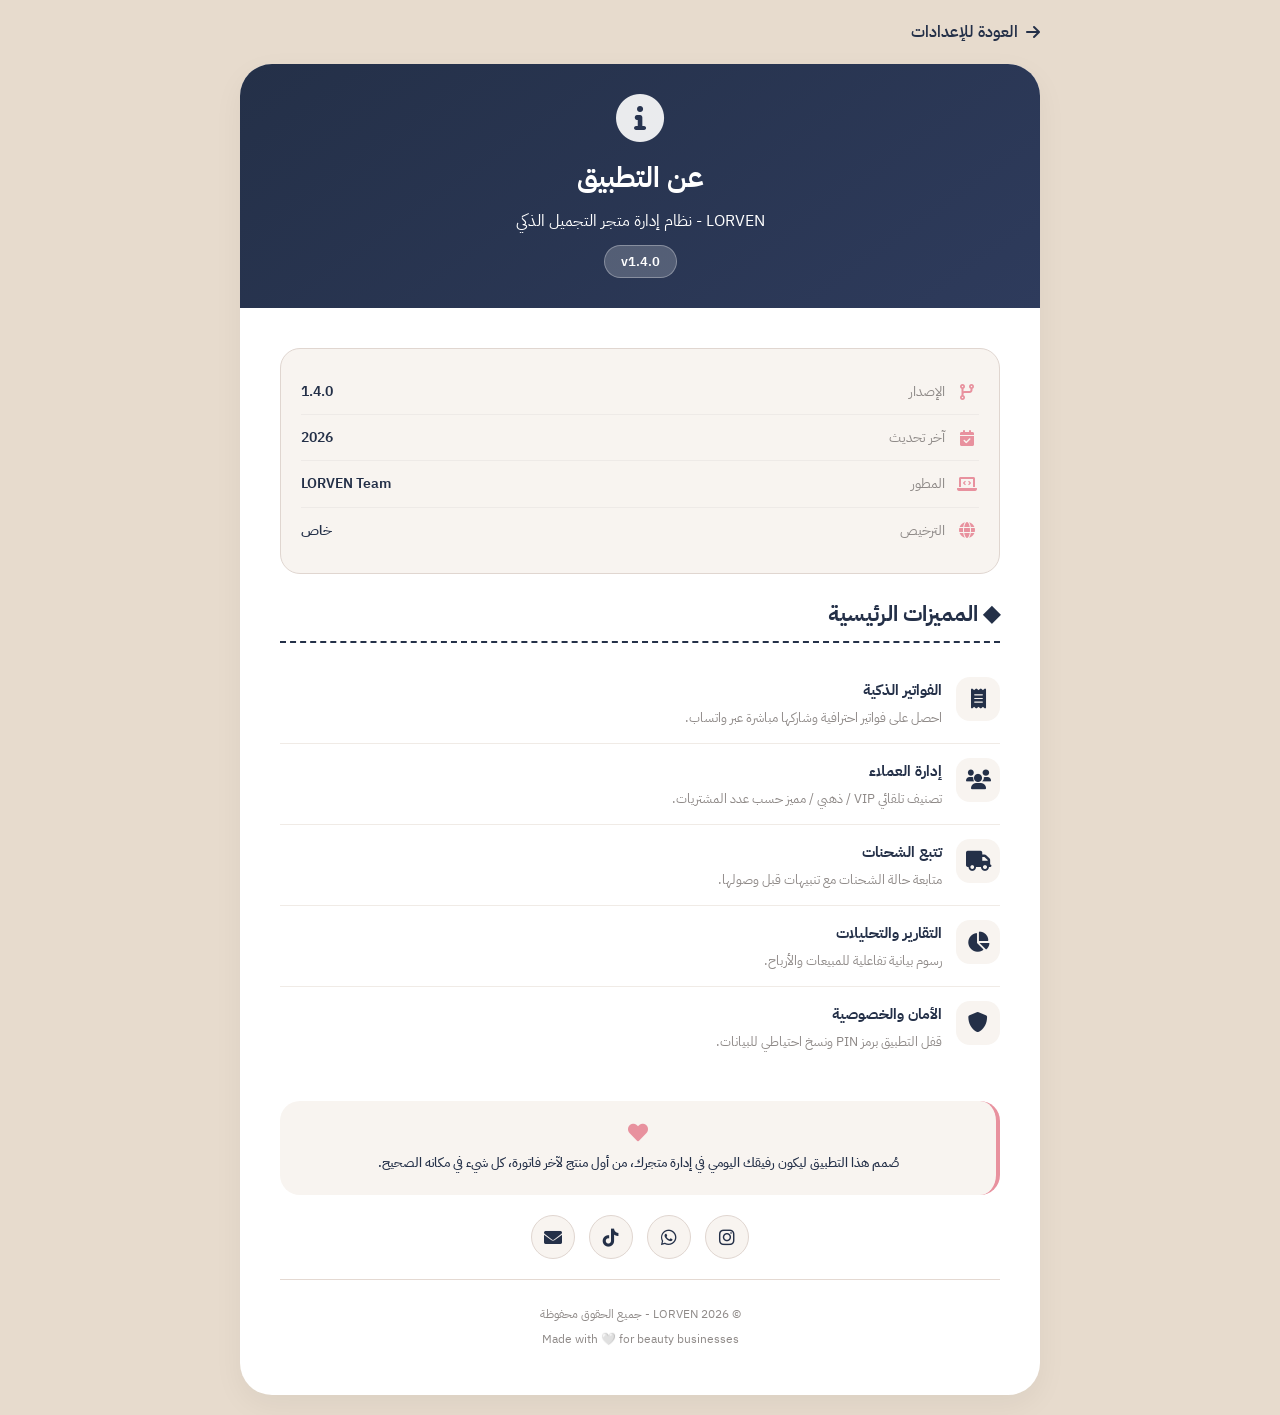
<file: about.html>
<!DOCTYPE html>
<html lang="ar" dir="rtl">
<head>
    <meta charset="UTF-8">
    <meta name="viewport" content="width=device-width, initial-scale=1.0">
    <title>عن التطبيق - LORVEN</title>
    <link rel="preconnect" href="https://fonts.googleapis.com">
    <link rel="preconnect" href="https://fonts.gstatic.com" crossorigin>
    <link href="https://fonts.googleapis.com/css2?family=IBM+Plex+Sans+Arabic:wght@300;400;500;600;700&display=swap" rel="stylesheet">
    <link rel="stylesheet" href="css/all.min.css">
    <style>
        * { margin: 0; padding: 0; box-sizing: border-box; }
        body {
            font-family: 'IBM Plex Sans Arabic', sans-serif;
            background: #E7DBCD;
            color: #121A2B;
            padding: 20px;
        }
        .page-container {
            max-width: 800px;
            margin: 0 auto;
            background: white;
            border-radius: 32px;
            box-shadow: 0 10px 30px rgba(0,0,0,0.05);
            overflow: hidden;
        }
        .page-header {
            background: linear-gradient(145deg, #243048, #2e3b5c);
            padding: 30px;
            text-align: center;
            color: white;
        }
        .page-header h1 { font-size: 28px; margin-bottom: 10px; }
        .page-header i { font-size: 48px; margin-bottom: 15px; opacity: 0.9; }
        .page-content { padding: 40px; line-height: 1.8; }
        .section { margin-bottom: 35px; }
        .section h2 {
            color: #243048;
            font-size: 22px;
            margin-bottom: 15px;
            padding-bottom: 8px;
            border-bottom: 2px dashed #243048;
        }
        .info-card {
            background: #F8F4F0;
            border-radius: 20px;
            padding: 20px;
            margin-bottom: 20px;
            border: 1px solid #E0D6D0;
        }
        .info-row {
            display: flex;
            justify-content: space-between;
            align-items: center;
            padding: 10px 0;
            border-bottom: 1px solid rgba(0,0,0,0.04);
        }
        .info-row:last-child { border-bottom: none; }
        .info-label { font-size: 14px; color: #8F8A88; display: flex; align-items: center; gap: 10px; }
        .info-label i { width: 24px; color: #e8919e; font-size: 16px; text-align: center; }
        .info-value { font-size: 14px; font-weight: 600; color: #243048; }
        .feature-list { margin: 20px 0; }
        .feature-item {
            display: flex;
            align-items: flex-start;
            gap: 14px;
            padding: 14px 0;
            border-bottom: 1px solid #f0ebe6;
        }
        .feature-item:last-child { border-bottom: none; }
        .feature-icon {
            width: 44px; height: 44px;
            border-radius: 14px;
            background: #F8F4F0;
            display: flex;
            align-items: center;
            justify-content: center;
            font-size: 20px;
            color: #243048;
            flex-shrink: 0;
        }
        .feature-text h4 { font-size: 15px; font-weight: 700; color: #243048; margin-bottom: 4px; }
        .feature-text p { font-size: 13px; color: #8F8A88; line-height: 1.6; }
        .quote-box {
            background: #F8F4F0;
            border-radius: 20px;
            padding: 20px;
            text-align: center;
            margin: 20px 0;
            border-right: 4px solid #e8919e;
        }
        .quote-box i { color: #e8919e; font-size: 20px; margin-bottom: 8px; }
        .quote-box p { font-size: 13px; color: #243048; font-weight: 500; line-height: 1.8; }
        .social-links {
            display: flex;
            justify-content: center;
            gap: 14px;
            margin-bottom: 20px;
            flex-wrap: wrap;
        }
        .social-link {
            width: 44px; height: 44px;
            border-radius: 50%;
            background: #F8F4F0;
            border: 1px solid #E0D6D0;
            color: #243048;
            display: flex;
            align-items: center;
            justify-content: center;
            font-size: 18px;
            text-decoration: none;
            transition: all 0.3s;
        }
        .social-link:hover {
            background: #243048;
            color: white;
            border-color: #243048;
            transform: translateY(-3px);
            box-shadow: 0 6px 16px rgba(0,0,0,0.15);
        }
        .version-badge {
            display: inline-block;
            background: rgba(255,255,255,0.2);
            color: white;
            padding: 6px 16px;
            border-radius: 25px;
            font-size: 13px;
            font-weight: 600;
            margin-top: 12px;
            border: 1px solid rgba(255,255,255,0.3);
        }
        .footer {
            text-align: center;
            padding-top: 20px;
            border-top: 1px solid #E4D9D2;
            margin-top: 20px;
        }
        .footer p { font-size: 12px; color: #8F8A88; margin: 4px 0; }
        .back-btn {
            display: inline-flex;
            align-items: center;
            gap: 8px;
            color: #243048;
            text-decoration: none;
            font-weight: 600;
            margin-bottom: 20px;
            transition: transform 0.2s;
        }
        .back-btn:hover { transform: translateX(-5px); }
        @media (max-width: 600px) { .page-content { padding: 25px; } }
    </style>
</head>
<body>
    <div style="max-width: 800px; margin: 0 auto;">
        <a href="#" onclick="history.back(); return false;" class="back-btn">
            <i class="fas fa-arrow-right"></i> العودة للإعدادات
        </a>
        <div class="page-container">
            <div class="page-header">
                <i class="fas fa-info-circle"></i>
                <h1>عن التطبيق</h1>
                <p>LORVEN - نظام إدارة متجر التجميل الذكي</p>
                <div class="version-badge" id="appVersion"></div>
            </div>
            <div class="page-content">
                <div class="info-card">
                    <div class="info-row">
                        <span class="info-label"><i class="fas fa-code-branch"></i> الإصدار</span>
                        <span class="info-value" id="infoVersion"></span>
                    </div>
                    <div class="info-row">
                        <span class="info-label"><i class="fas fa-calendar-check"></i> آخر تحديث</span>
                        <span class="info-value" id="infoDate"></span>
                    </div>
                    <div class="info-row">
                        <span class="info-label"><i class="fas fa-laptop-code"></i> المطور</span>
                        <span class="info-value">LORVEN Team</span>
                    </div>
                    <div class="info-row">
                        <span class="info-label"><i class="fas fa-globe"></i> الترخيص</span>
                        <span class="info-value">خاص</span>
                    </div>
                </div>
                <div class="section">
                    <h2>◆ المميزات الرئيسية</h2>
                    <div class="feature-list">
                        <div class="feature-item">
                            <div class="feature-icon"><i class="fas fa-receipt"></i></div>
                            <div class="feature-text">
                                <h4>الفواتير الذكية</h4>
                                <p>احصل على فواتير احترافية وشاركها مباشرة عبر واتساب.</p>
                            </div>
                        </div>
                        <div class="feature-item">
                            <div class="feature-icon"><i class="fas fa-users"></i></div>
                            <div class="feature-text">
                                <h4>إدارة العملاء</h4>
                                <p>تصنيف تلقائي VIP / ذهبي / مميز حسب عدد المشتريات.</p>
                            </div>
                        </div>
                        <div class="feature-item">
                            <div class="feature-icon"><i class="fas fa-truck"></i></div>
                            <div class="feature-text">
                                <h4>تتبع الشحنات</h4>
                                <p>متابعة حالة الشحنات مع تنبيهات قبل وصولها.</p>
                            </div>
                        </div>
                        <div class="feature-item">
                            <div class="feature-icon"><i class="fas fa-chart-pie"></i></div>
                            <div class="feature-text">
                                <h4>التقارير والتحليلات</h4>
                                <p>رسوم بيانية تفاعلية للمبيعات والأرباح.</p>
                            </div>
                        </div>
                        <div class="feature-item">
                            <div class="feature-icon"><i class="fas fa-shield-alt"></i></div>
                            <div class="feature-text">
                                <h4>الأمان والخصوصية</h4>
                                <p>قفل التطبيق برمز PIN ونسخ احتياطي للبيانات.</p>
                            </div>
                        </div>
                    </div>
                </div>
                <div class="quote-box">
                    <i class="fas fa-heart"></i>
                    <p>صُمم هذا التطبيق ليكون رفيقك اليومي في إدارة متجرك، من أول منتج لآخر فاتورة، كل شيء في مكانه الصحيح.</p>
                </div>
                <div class="social-links">
                    <a href="https://instagram.com/lorven_26" target="_blank" class="social-link"><i class="fab fa-instagram"></i></a>
                    <a href="https://wa.me/967778051888" target="_blank" class="social-link"><i class="fab fa-whatsapp"></i></a>
                    <a href="https://tiktok.com/@lorven_26" target="_blank" class="social-link"><i class="fab fa-tiktok"></i></a>
                    <a href="mailto:support@lorvenye.com" class="social-link"><i class="fas fa-envelope"></i></a>
                </div>
                <div class="footer">
                    <p id="footerText"></p>
                    <p>Made with 🤍 for beauty businesses</p>
                </div>
            </div>
        </div>
    </div>
    <script src="js/core/state.js"></script>
    <script>
        document.getElementById('appVersion').textContent = 'v' + APP_VERSION;
        document.getElementById('infoVersion').textContent = APP_VERSION;
        document.getElementById('infoDate').textContent = new Date().getFullYear();
        document.getElementById('footerText').textContent = '© ' + new Date().getFullYear() + ' LORVEN - جميع الحقوق محفوظة';
    </script>
</body>
</html>
</file>
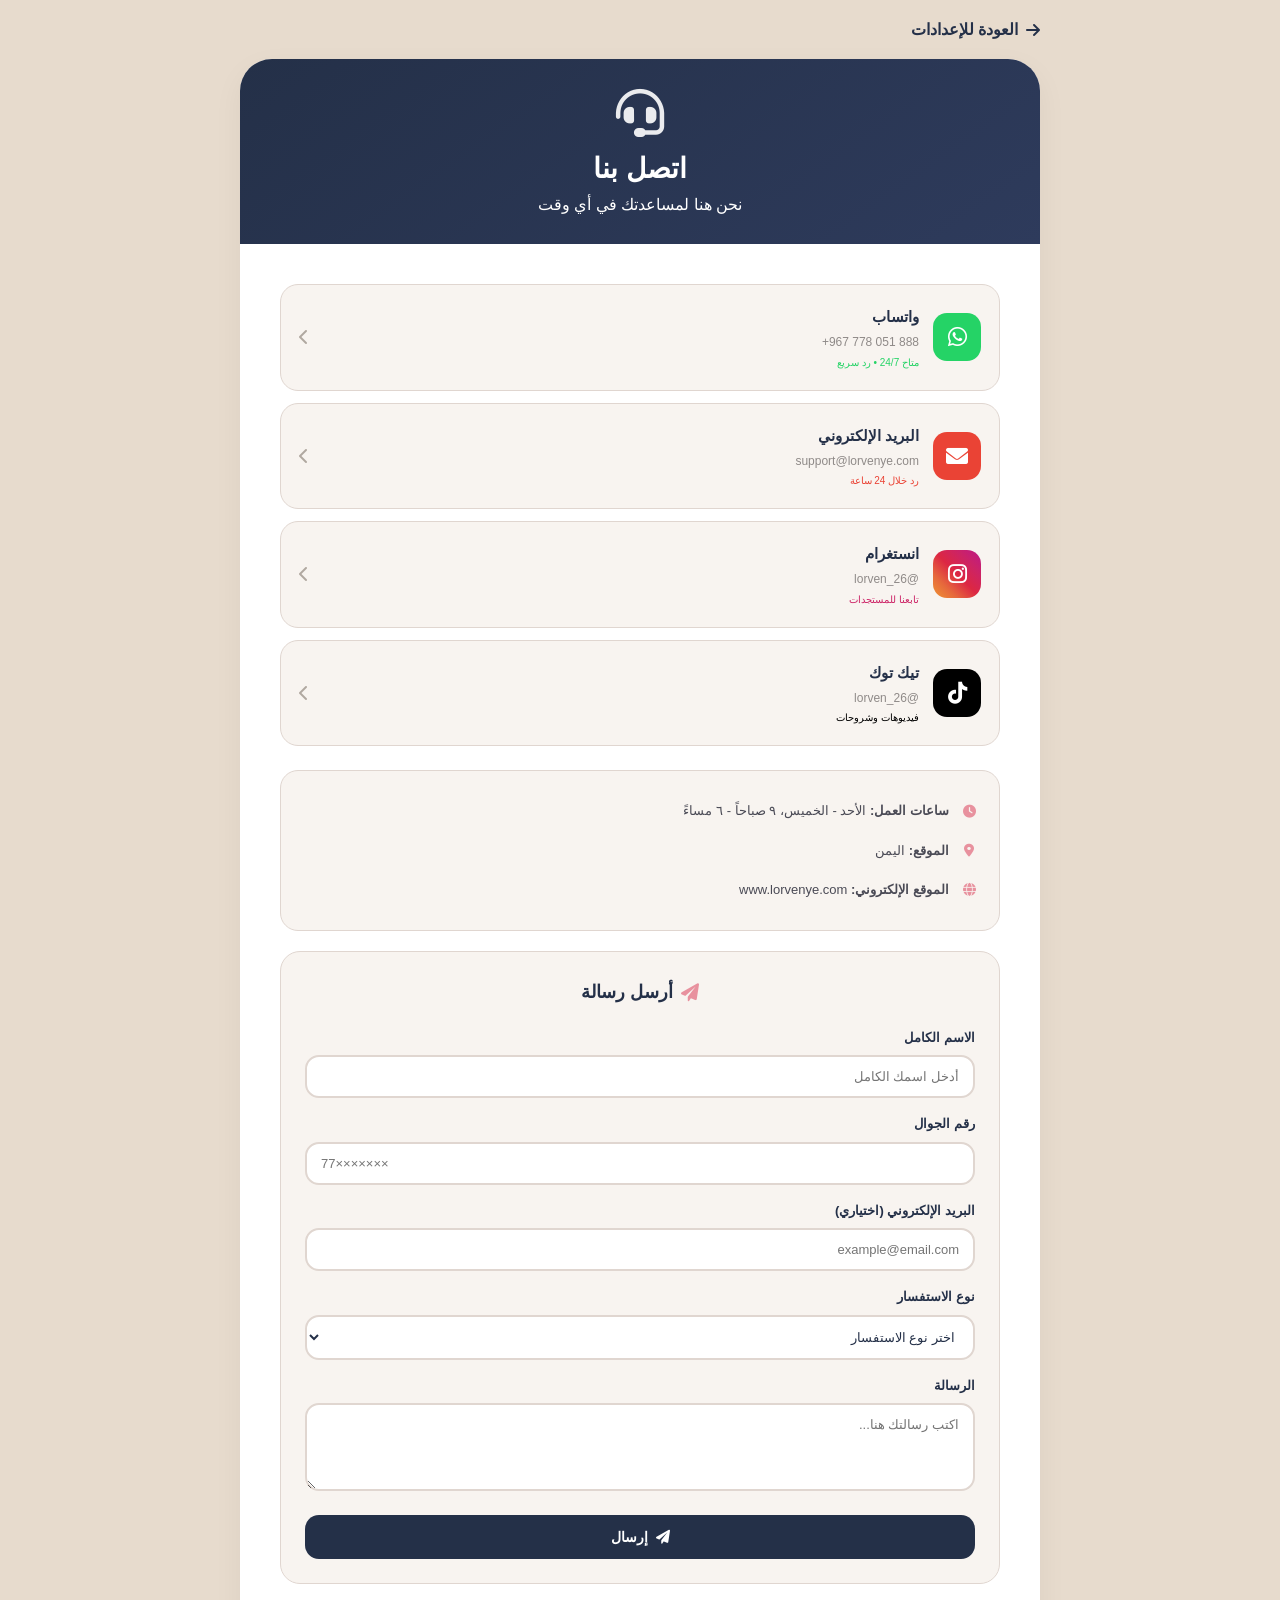
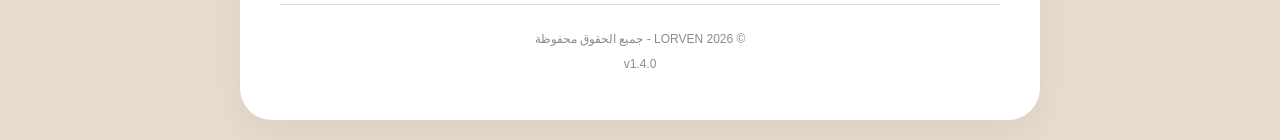
<file: contact.html>
<!DOCTYPE html>
<html lang="ar" dir="rtl">
<head>
    <meta charset="UTF-8">
    <meta name="viewport" content="width=device-width, initial-scale=1.0">
    <title>اتصل بنا - LORVEN</title>
    <link rel="stylesheet" href="css/all.min.css">
    <style>
        :root {
            --bg: #E7DBCD;
            --surface: #FFFFFF;
            --text: #121A2B;
            --text-soft: #8F8A88;
            --text-light: #B0A8A0;
            --border: #E0D6D0;
            --accent: #e8919e;
            --gold: #c8a84e;
            --gradient: linear-gradient(135deg, #243048, #3A4A66);
        }
        
        * {
            margin: 0;
            padding: 0;
            box-sizing: border-box;
        }
        

    <link rel="preconnect" href="https://fonts.googleapis.com">
    <link rel="preconnect" href="https://fonts.gstatic.com" crossorigin>
    <link href="https://fonts.googleapis.com/css2?family=IBM+Plex+Sans+Arabic:wght@300;400;500;600;700&display=swap" rel="stylesheet">
    <link rel="stylesheet" href="css/all.min.css">
    <style>
        * { margin: 0; padding: 0; box-sizing: border-box; }
        body {
            font-family: 'IBM Plex Sans Arabic', sans-serif;
            background: #E7DBCD;
            color: #121A2B;
            padding: 20px;
        }
        .page-container {
            max-width: 800px;
            margin: 0 auto;
            background: white;
            border-radius: 32px;
            box-shadow: 0 10px 30px rgba(0,0,0,0.05);
            overflow: hidden;
        }
        .page-header {
            background: linear-gradient(145deg, #243048, #2e3b5c);
            padding: 30px;
            text-align: center;
            color: white;
        }
        .page-header h1 { font-size: 28px; margin-bottom: 10px; }
        .page-header i { font-size: 48px; margin-bottom: 15px; opacity: 0.9; }
        .page-content { padding: 40px; line-height: 1.8; }
        .contact-methods {
            display: flex;
            flex-direction: column;
            gap: 12px;
            margin-bottom: 24px;
        }
        .contact-card {
            background: #F8F4F0;
            border-radius: 18px;
            padding: 18px;
            display: flex;
            align-items: center;
            gap: 14px;
            text-decoration: none;
            color: #243048;
            transition: all 0.3s;
            cursor: pointer;
            border: 1px solid #E0D6D0;
        }
        .contact-card:hover {
            transform: translateX(-4px);
            box-shadow: 0 8px 24px rgba(0,0,0,0.1);
        }
        .contact-icon {
            width: 48px; height: 48px;
            border-radius: 14px;
            display: flex;
            align-items: center;
            justify-content: center;
            font-size: 22px;
            flex-shrink: 0;
            color: white;
        }
        .icon-wa { background: #25D366; }
        .icon-email { background: #EA4335; }
        .icon-ig { background: linear-gradient(45deg, #f09433, #e6683c, #dc2743, #cc2366, #bc1888); }
        .icon-tt { background: #000000; }
        .contact-info h4 { font-size: 15px; font-weight: 700; margin-bottom: 2px; }
        .contact-info p { font-size: 12px; color: #8F8A88; }
        .form-card {
            background: #F8F4F0;
            border-radius: 20px;
            padding: 24px;
            border: 1px solid #E0D6D0;
            margin-bottom: 20px;
        }
        .form-card h3 {
            font-size: 18px;
            font-weight: 700;
            color: #243048;
            margin-bottom: 18px;
            text-align: center;
            display: flex;
            align-items: center;
            justify-content: center;
            gap: 8px;
        }
        .form-group { margin-bottom: 14px; }
        .form-group label {
            display: block;
            font-size: 13px;
            font-weight: 600;
            color: #243048;
            margin-bottom: 6px;
        }
        .form-group input,
        .form-group textarea,
        .form-group select {
            width: 100%;
            padding: 12px 14px;
            border: 2px solid #E0D6D0;
            border-radius: 14px;
            font-family: inherit;
            font-size: 13px;
            color: #243048;
            background: white;
            outline: none;
            transition: all 0.3s;
            resize: vertical;
        }
        .form-group input:focus,
        .form-group textarea:focus,
        .form-group select:focus {
            border-color: #e8919e;
            box-shadow: 0 0 0 4px rgba(232,145,158,0.08);
        }
        .submit-btn {
            width: 100%;
            padding: 14px;
            background: #243048;
            color: white;
            border: none;
            border-radius: 14px;
            font-family: inherit;
            font-size: 14px;
            font-weight: 600;
            cursor: pointer;
            transition: all 0.3s;
            display: flex;
            align-items: center;
            justify-content: center;
            gap: 8px;
        }
        .submit-btn:hover {
            background: #e8919e;
            transform: translateY(-2px);
            box-shadow: 0 8px 20px rgba(232,145,158,0.3);
        }
        .success-message {
            display: none;
            text-align: center;
            padding: 20px;
            background: #e8f5e9;
            border-radius: 16px;
            margin-bottom: 16px;
            color: #2e7d32;
            font-size: 14px;
            font-weight: 600;
        }
        .success-message i { font-size: 44px; display: block; margin-bottom: 10px; }
        .info-box {
            background: #F8F4F0;
            border-radius: 18px;
            padding: 20px;
            border: 1px solid #E0D6D0;
            margin-bottom: 20px;
        }
        .info-row {
            display: flex;
            align-items: center;
            gap: 10px;
            padding: 8px 0;
            font-size: 13px;
            color: #4A4A55;
        }
        .info-row i { width: 20px; color: #e8919e; text-align: center; }
        .footer {
            text-align: center;
            padding-top: 20px;
            border-top: 1px solid #E4D9D2;
        }
        .footer p { font-size: 12px; color: #8F8A88; margin: 4px 0; }
        .back-btn {
            display: inline-flex;
            align-items: center;
            gap: 8px;
            color: #243048;
            text-decoration: none;
            font-weight: 600;
            margin-bottom: 20px;
            transition: transform 0.2s;
        }
        .back-btn:hover { transform: translateX(-5px); }
        @media (max-width: 600px) { .page-content { padding: 25px; } }
    </style>
</head>
<body>
    <div style="max-width: 800px; margin: 0 auto;">
        <a href="#" onclick="history.back(); return false;" class="back-btn">
            <i class="fas fa-arrow-right"></i> العودة للإعدادات
        </a>
        <div class="page-container">
            <div class="page-header">
                <i class="fas fa-headset"></i>
                <h1>اتصل بنا</h1>
                <p>نحن هنا لمساعدتك في أي وقت</p>
            </div>
            <div class="page-content">
                <div class="contact-methods">
                    <a href="https://wa.me/967778051888" target="_blank" class="contact-card">
                        <div class="contact-icon icon-wa"><i class="fab fa-whatsapp"></i></div>
                        <div class="contact-info">
                            <h4>واتساب</h4>
                            <p dir="ltr">+967 778 051 888</p>
                            <p style="font-size: 10px; color: #25D366;">متاح 24/7 • رد سريع</p>
                        </div>
                        <i class="fas fa-chevron-left" style="margin-right: auto; color: #B0A8A0;"></i>
                    </a>
                    <a href="mailto:support@lorvenye.com" class="contact-card">
                        <div class="contact-icon icon-email"><i class="fas fa-envelope"></i></div>
                        <div class="contact-info">
                            <h4>البريد الإلكتروني</h4>
                            <p>support@lorvenye.com</p>
                            <p style="font-size: 10px; color: #EA4335;">رد خلال 24 ساعة</p>
                        </div>
                        <i class="fas fa-chevron-left" style="margin-right: auto; color: #B0A8A0;"></i>
                    </a>
                    <a href="https://instagram.com/lorven_26" target="_blank" class="contact-card">
                        <div class="contact-icon icon-ig"><i class="fab fa-instagram"></i></div>
                        <div class="contact-info">
                            <h4>انستغرام</h4>
                            <p>@lorven_26</p>
                            <p style="font-size: 10px; color: #cc2366;">تابعنا للمستجدات</p>
                        </div>
                        <i class="fas fa-chevron-left" style="margin-right: auto; color: #B0A8A0;"></i>
                    </a>
                    <a href="https://tiktok.com/@lorven_26" target="_blank" class="contact-card">
                        <div class="contact-icon icon-tt"><i class="fab fa-tiktok"></i></div>
                        <div class="contact-info">
                            <h4>تيك توك</h4>
                            <p>@lorven_26</p>
                            <p style="font-size: 10px; color: #000;">فيديوهات وشروحات</p>
                        </div>
                        <i class="fas fa-chevron-left" style="margin-right: auto; color: #B0A8A0;"></i>
                    </a>
                </div>
                <div class="info-box">
                    <div class="info-row">
                        <i class="fas fa-clock"></i>
                        <span><strong>ساعات العمل:</strong> الأحد - الخميس، ٩ صباحاً - ٦ مساءً</span>
                    </div>
                    <div class="info-row">
                        <i class="fas fa-map-marker-alt"></i>
                        <span><strong>الموقع:</strong> اليمن</span>
                    </div>
                    <div class="info-row">
                        <i class="fas fa-globe"></i>
                        <span><strong>الموقع الإلكتروني:</strong> www.lorvenye.com</span>
                    </div>
                </div>
                <div class="form-card">
                    <h3><i class="fas fa-paper-plane" style="color: #e8919e;"></i> أرسل رسالة</h3>
                    <div class="success-message" id="successMsg">
                        <i class="fas fa-check-circle"></i>
                        تم إرسال رسالتك بنجاح! سنتواصل معك قريباً.
                    </div>
                    <div class="form-group">
                        <label>الاسم الكامل</label>
                        <input type="text" id="contactName" placeholder="أدخل اسمك الكامل">
                    </div>
                    <div class="form-group">
                        <label>رقم الجوال</label>
                        <input type="tel" id="contactPhone" placeholder="77×××××××">
                    </div>
                    <div class="form-group">
                        <label>البريد الإلكتروني (اختياري)</label>
                        <input type="email" id="contactEmail" placeholder="example@email.com">
                    </div>
                    <div class="form-group">
                        <label>نوع الاستفسار</label>
                        <select id="contactType">
                            <option value="">اختر نوع الاستفسار</option>
                            <option value="technical">دعم فني</option>
                            <option value="billing">استفسار مالي</option>
                            <option value="suggestion">اقتراح</option>
                            <option value="bug">الإبلاغ عن مشكلة</option>
                            <option value="other">أخرى</option>
                        </select>
                    </div>
                    <div class="form-group">
                        <label>الرسالة</label>
                        <textarea id="contactMessage" rows="4" placeholder="اكتب رسالتك هنا..."></textarea>
                    </div>
                    <button class="submit-btn" onclick="sendContactMessage()">
                        <i class="fas fa-paper-plane"></i> إرسال
                    </button>
                </div>
                <div class="footer">
                    <p id="footerText"></p>
                    <p id="versionText"></p>
                </div>
            </div>
        </div>
    </div>
    <script src="js/core/state.js"></script>
    <script>
        document.getElementById('footerText').textContent = '© ' + new Date().getFullYear() + ' LORVEN - جميع الحقوق محفوظة';
        document.getElementById('versionText').textContent = 'v' + APP_VERSION;

        function showToast(msg) {
            const toast = document.createElement('div');
            toast.style.cssText = `
                position: fixed; top: 20px; left: 50%; transform: translateX(-50%);
                background: #243048; color: white; padding: 12px 24px;
                border-radius: 30px; font-size: 13px; font-weight: 600;
                z-index: 9999; animation: toastIn 0.3s ease;
                box-shadow: 0 8px 24px rgba(0,0,0,0.3);
            `;
            toast.textContent = msg;
            document.body.appendChild(toast);
            setTimeout(() => {
                toast.style.animation = 'toastOut 0.3s ease forwards';
                setTimeout(() => toast.remove(), 300);
            }, 2000);
        }
        function sendContactMessage() {
            const name = document.getElementById('contactName').value.trim();
            const phone = document.getElementById('contactPhone').value.trim();
            const type = document.getElementById('contactType').value;
            const message = document.getElementById('contactMessage').value.trim();
            if (!name) { showToast('يرجى إدخال الاسم'); return; }
            if (!phone) { showToast('يرجى إدخال رقم الجوال'); return; }
            if (!type) { showToast('يرجى اختيار نوع الاستفسار'); return; }
            if (!message) { showToast('يرجى كتابة الرسالة'); return; }
            const whatsappMsg = `*رسالة جديدة من تطبيق LORVEN*%0A%0A` +
                `👤 *الاسم:* ${name}%0A` +
                `📱 *الجوال:* ${phone}%0A` +
                `📧 *الإيميل:* ${document.getElementById('contactEmail').value || 'غير موجود'}%0A` +
                `📂 *النوع:* ${type}%0A` +
                `💬 *الرسالة:* ${message}`;
            window.open(`https://wa.me/967778051888?text=${whatsappMsg}`, '_blank');
            document.getElementById('successMsg').style.display = 'block';
            document.getElementById('contactName').value = '';
            document.getElementById('contactPhone').value = '';
            document.getElementById('contactEmail').value = '';
            document.getElementById('contactMessage').value = '';
            document.getElementById('contactType').value = '';
            setTimeout(() => { document.getElementById('successMsg').style.display = 'none'; }, 5000);
        }
    </script>
    <style>
        @keyframes toastIn { from { opacity: 0; top: 0; } to { opacity: 1; top: 20px; } }
        @keyframes toastOut { from { opacity: 1; } to { opacity: 0; } }
    </style>
</body>
</html>
</file>
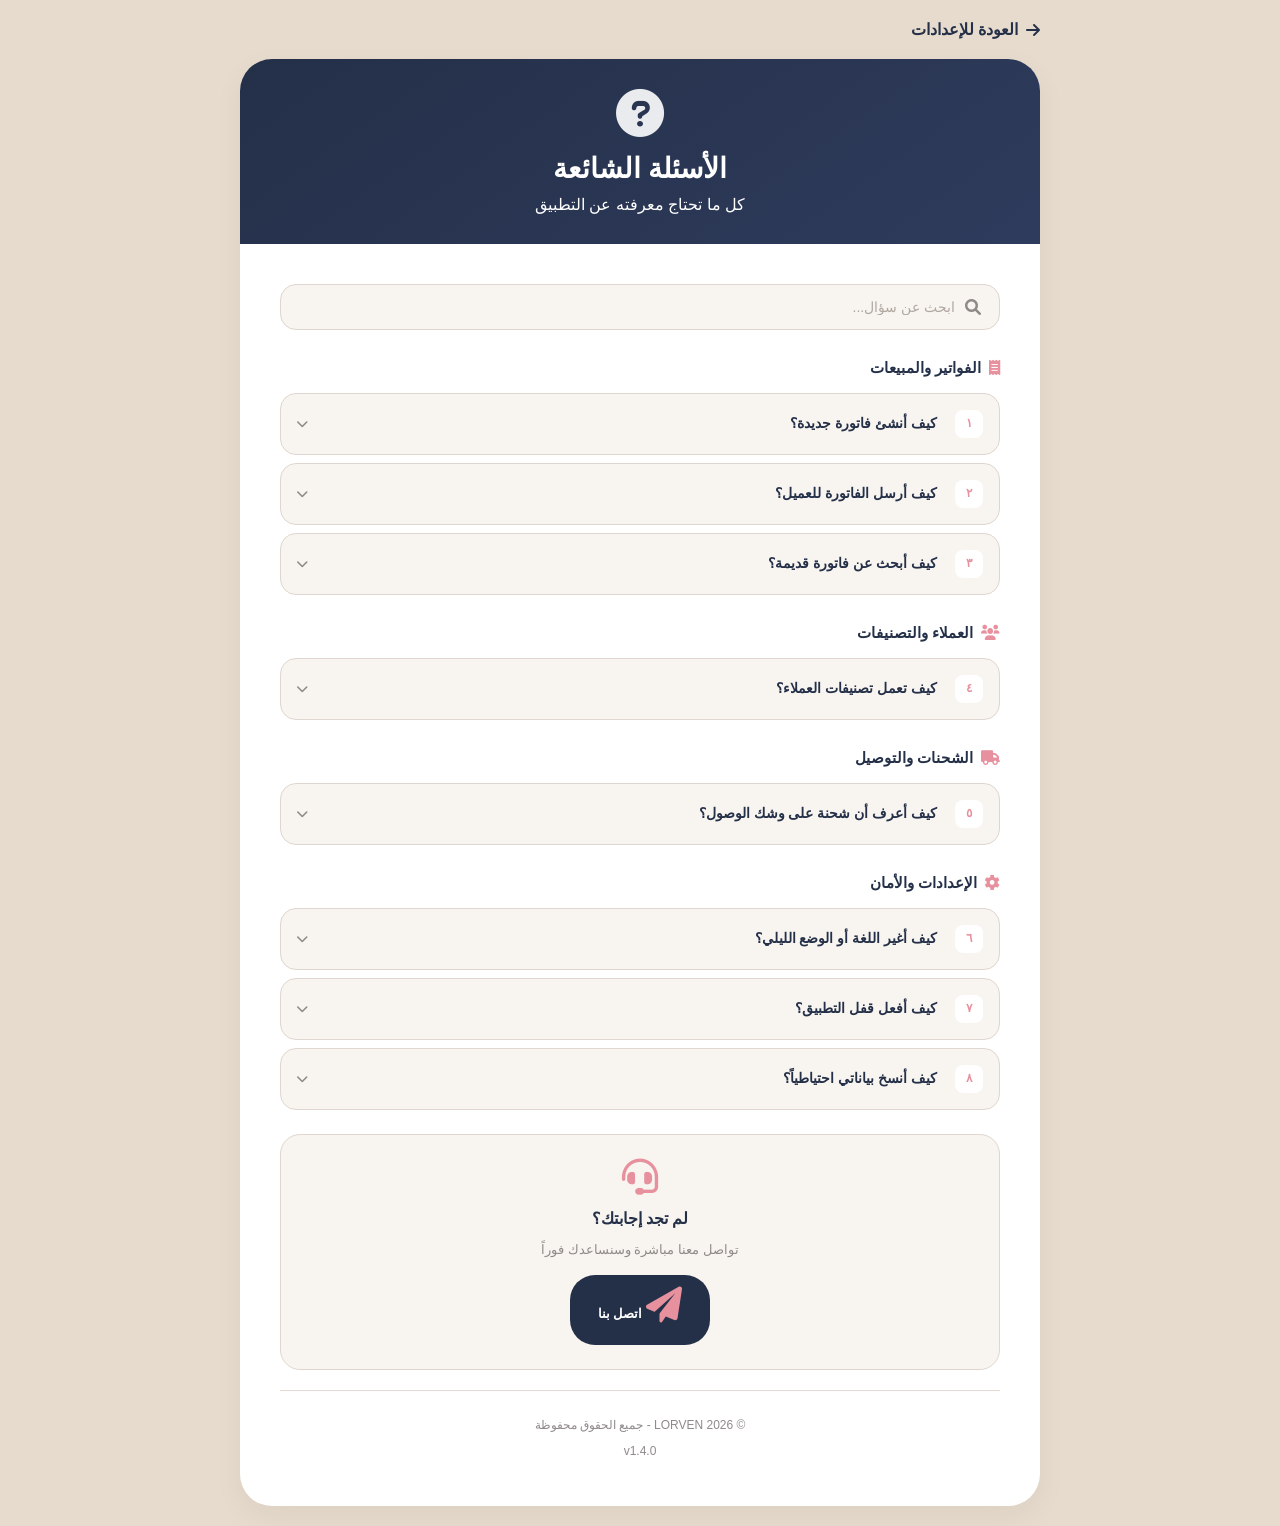
<file: faq.html>
<!DOCTYPE html>
<html lang="ar" dir="rtl">
<head>
    <meta charset="UTF-8">
    <meta name="viewport" content="width=device-width, initial-scale=1.0">
    <title>الأسئلة الشائعة - LORVEN</title>
    <link rel="stylesheet" href="css/all.min.css">
    <style>
        :root {
            --bg: #E7DBCD;
            --surface: #FFFFFF;
            --text: #121A2B;
            --text-soft: #8F8A88;
            --text-light: #B0A8A0;
            --border: #E0D6D0;
            --accent: #e8919e;
            --gold: #c8a84e;
            --gradient: linear-gradient(135deg, #243048, #3A4A66);
            --radius: 20px;
        }
        
        * {
            margin: 0;
            padding: 0;
            box-sizing: border-box;
        }
    
    <link rel="preconnect" href="https://fonts.googleapis.com">
    <link rel="preconnect" href="https://fonts.gstatic.com" crossorigin>
    <link href="https://fonts.googleapis.com/css2?family=IBM+Plex+Sans+Arabic:wght@300;400;500;600;700&display=swap" rel="stylesheet">
    <link rel="stylesheet" href="css/all.min.css">
    <style>
        * { margin: 0; padding: 0; box-sizing: border-box; }
        body {
            font-family: 'IBM Plex Sans Arabic', sans-serif;
            background: #E7DBCD;
            color: #121A2B;
            padding: 20px;
        }
        .page-container {
            max-width: 800px;
            margin: 0 auto;
            background: white;
            border-radius: 32px;
            box-shadow: 0 10px 30px rgba(0,0,0,0.05);
            overflow: hidden;
        }
        .page-header {
            background: linear-gradient(145deg, #243048, #2e3b5c);
            padding: 30px;
            text-align: center;
            color: white;
        }
        .page-header h1 { font-size: 28px; margin-bottom: 10px; }
        .page-header i { font-size: 48px; margin-bottom: 15px; opacity: 0.9; }
        .page-content { padding: 40px; line-height: 1.8; }
        .search-box {
            background: #F8F4F0;
            border-radius: 16px;
            padding: 14px 18px;
            margin-bottom: 24px;
            display: flex;
            align-items: center;
            gap: 10px;
            border: 1px solid #E0D6D0;
        }
        .search-box input {
            flex: 1;
            border: none;
            outline: none;
            font-family: inherit;
            font-size: 14px;
            color: #243048;
            background: transparent;
        }
        .search-box input::placeholder { color: #B0A8A0; }
        .search-box i { color: #8F8A88; font-size: 16px; }
        .category-title {
            font-size: 15px;
            font-weight: 700;
            color: #243048;
            margin: 24px 0 12px;
            display: flex;
            align-items: center;
            gap: 8px;
        }
        .category-title i { color: #e8919e; }
        .faq-list { display: flex; flex-direction: column; gap: 8px; }
        .faq-item {
            background: #F8F4F0;
            border-radius: 16px;
            overflow: hidden;
            border: 1px solid #E0D6D0;
            transition: all 0.3s;
        }
        .faq-question {
            padding: 16px;
            display: flex;
            align-items: center;
            justify-content: space-between;
            cursor: pointer;
            font-size: 14px;
            font-weight: 600;
            color: #243048;
            transition: all 0.2s;
            user-select: none;
        }
        .faq-question:hover { background: rgba(0,0,0,0.02); }
        .faq-question i {
            font-size: 12px;
            color: #8F8A88;
            transition: transform 0.3s;
        }
        .faq-item.open .faq-question i { transform: rotate(180deg); color: #e8919e; }
        .faq-answer {
            max-height: 0;
            overflow: hidden;
            transition: max-height 0.4s ease, padding 0.3s ease;
            padding: 0 16px;
            font-size: 13px;
            color: #4A4A55;
            line-height: 1.8;
        }
        .faq-item.open .faq-answer { max-height: 400px; padding: 0 16px 16px; }
        .faq-number {
            width: 28px; height: 28px;
            border-radius: 8px;
            background: white;
            display: flex;
            align-items: center;
            justify-content: center;
            font-size: 12px;
            font-weight: 700;
            color: #e8919e;
            margin-left: 10px;
            flex-shrink: 0;
        }
        .q-text { display: flex; align-items: center; gap: 8px; }
        .contact-box {
            background: #F8F4F0;
            border-radius: 20px;
            padding: 24px;
            text-align: center;
            border: 1px solid #E0D6D0;
            margin-top: 24px;
            margin-bottom: 20px;
        }
        .contact-box i { font-size: 36px; color: #e8919e; margin-bottom: 10px; }
        .contact-box h4 { font-size: 16px; margin-bottom: 4px; color: #243048; }
        .contact-box p { font-size: 13px; color: #8F8A88; margin-bottom: 14px; }
        .contact-box a {
            display: inline-block;
            padding: 12px 28px;
            background: #243048;
            color: white;
            border-radius: 25px;
            text-decoration: none;
            font-size: 13px;
            font-weight: 600;
            transition: all 0.3s;
        }
        .contact-box a:hover {
            background: #e8919e;
            transform: translateY(-2px);
            box-shadow: 0 6px 16px rgba(232,145,158,0.3);
        }
        .footer {
            text-align: center;
            padding-top: 20px;
            border-top: 1px solid #E4D9D2;
        }
        .footer p { font-size: 12px; color: #8F8A88; margin: 4px 0; }
        .back-btn {
            display: inline-flex;
            align-items: center;
            gap: 8px;
            color: #243048;
            text-decoration: none;
            font-weight: 600;
            margin-bottom: 20px;
            transition: transform 0.2s;
        }
        .back-btn:hover { transform: translateX(-5px); }
        @media (max-width: 600px) { .page-content { padding: 25px; } }
    </style>
</head>
<body>
    <div style="max-width: 800px; margin: 0 auto;">
        <a href="#" onclick="history.back(); return false;" class="back-btn">
            <i class="fas fa-arrow-right"></i> العودة للإعدادات
        </a>
        <div class="page-container">
            <div class="page-header">
                <i class="fas fa-question-circle"></i>
                <h1>الأسئلة الشائعة</h1>
                <p>كل ما تحتاج معرفته عن التطبيق</p>
            </div>
            <div class="page-content">
                <div class="search-box">
                    <i class="fas fa-search"></i>
                    <input type="text" placeholder="ابحث عن سؤال..." id="faqSearch" oninput="filterFAQ()">
                </div>

                <div class="category-title"><i class="fas fa-receipt"></i> الفواتير والمبيعات</div>
                <div class="faq-list" id="faqList">
                    <div class="faq-item">
                        <div class="faq-question" onclick="toggleFAQ(this)">
                            <span class="q-text"><span class="faq-number">١</span> كيف أنشئ فاتورة جديدة؟</span>
                            <i class="fas fa-chevron-down"></i>
                        </div>
                        <div class="faq-answer">
                            <p>• اذهب لصفحة "الفواتير".</p>
                            <p>• اضغط "فاتورة جديدة".</p>
                            <p>• اختر العميل وأضف المنتجات.</p>
                            <p>• حدد طريقة الدفع والتوصيل.</p>
                            <p>• اضغط "حفظ" ثم "إرسال" للواتساب.</p>
                        </div>
                    </div>
                    <div class="faq-item">
                        <div class="faq-question" onclick="toggleFAQ(this)">
                            <span class="q-text"><span class="faq-number">٢</span> كيف أرسل الفاتورة للعميل؟</span>
                            <i class="fas fa-chevron-down"></i>
                        </div>
                        <div class="faq-answer">
                            <p>• بعد حفظ الفاتورة، اضغط على أيقونة واتساب.</p>
                            <p>• ستظهر معاينة للرسالة مع رقم العميل.</p>
                            <p>• اضغط "إرسال" لتفتح الواتساب بالرسالة جاهزة.</p>
                        </div>
                    </div>
                    <div class="faq-item">
                        <div class="faq-question" onclick="toggleFAQ(this)">
                            <span class="q-text"><span class="faq-number">٣</span> كيف أبحث عن فاتورة قديمة؟</span>
                            <i class="fas fa-chevron-down"></i>
                        </div>
                        <div class="faq-answer">
                            <p>• من صفحة الفواتير، اضغط أيقونة البحث.</p>
                            <p>• ابحث برقم الفاتورة أو اسم العميل.</p>
                            <p>• أو اذهب لـ "سجل الفواتير" لرؤية كل الفواتير مرتبة.</p>
                        </div>
                    </div>
                </div>

                <div class="category-title"><i class="fas fa-users"></i> العملاء والتصنيفات</div>
                <div class="faq-list">
                    <div class="faq-item">
                        <div class="faq-question" onclick="toggleFAQ(this)">
                            <span class="q-text"><span class="faq-number">٤</span> كيف تعمل تصنيفات العملاء؟</span>
                            <i class="fas fa-chevron-down"></i>
                        </div>
                        <div class="faq-answer">
                            <p>• العملاء يُصنفون تلقائياً حسب عدد مشترياتهم:</p>
                            <p>• VIP: شراء 20 مرة أو أكثر.</p>
                            <p>• ذهبي: شراء 10 مرات أو أكثر.</p>
                            <p>• مميز: شراء 4 مرات أو أكثر.</p>
                        </div>
                    </div>
                </div>

                <div class="category-title"><i class="fas fa-truck"></i> الشحنات والتوصيل</div>
                <div class="faq-list">
                    <div class="faq-item">
                        <div class="faq-question" onclick="toggleFAQ(this)">
                            <span class="q-text"><span class="faq-number">٥</span> كيف أعرف أن شحنة على وشك الوصول؟</span>
                            <i class="fas fa-chevron-down"></i>
                        </div>
                        <div class="faq-answer">
                            <p>• التطبيق يرسل تنبيهات تلقائية قبل وصول الشحنة.</p>
                            <p>• الشحنات القريبة تظهر بلون مميز في لوحة التحكم.</p>
                            <p>• تأكد من تفعيل الإشعارات في إعدادات جهازك.</p>
                        </div>
                    </div>
                </div>

                <div class="category-title"><i class="fas fa-cog"></i> الإعدادات والأمان</div>
                <div class="faq-list">
                    <div class="faq-item">
                        <div class="faq-question" onclick="toggleFAQ(this)">
                            <span class="q-text"><span class="faq-number">٦</span> كيف أغير اللغة أو الوضع الليلي؟</span>
                            <i class="fas fa-chevron-down"></i>
                        </div>
                        <div class="faq-answer">
                            <p>• اذهب لـ الإعدادات > الإعدادات العامة.</p>
                            <p>• اختر "اللغة" للتغيير بين العربية والإنجليزية.</p>
                            <p>• اختر "الوضع الليلي" للتغيير بين داكن، فاتح، أو تلقائي.</p>
                        </div>
                    </div>
                    <div class="faq-item">
                        <div class="faq-question" onclick="toggleFAQ(this)">
                            <span class="q-text"><span class="faq-number">٧</span> كيف أفعل قفل التطبيق؟</span>
                            <i class="fas fa-chevron-down"></i>
                        </div>
                        <div class="faq-answer">
                            <p>• اذهب لـ الإعدادات > الأمان.</p>
                            <p>• فعّل "قفل التطبيق".</p>
                            <p>• أدخل رمز PIN مكون من 4-6 أرقام.</p>
                            <p>• عند فتح التطبيق سيطلب منك الرمز.</p>
                        </div>
                    </div>
                    <div class="faq-item">
                        <div class="faq-question" onclick="toggleFAQ(this)">
                            <span class="q-text"><span class="faq-number">٨</span> كيف أنسخ بياناتي احتياطياً؟</span>
                            <i class="fas fa-chevron-down"></i>
                        </div>
                        <div class="faq-answer">
                            <p>• اذهب لـ الإعدادات > النسخ الاحتياطي.</p>
                            <p>• اضغط "تصدير نسخة" لتحميل ملف بكل بياناتك.</p>
                            <p>• للاستعادة، اضغط "استيراد نسخة" واختر الملف.</p>
                        </div>
                    </div>
                </div>

                <div class="contact-box">
                    <i class="fas fa-headset"></i>
                    <h4>لم تجد إجابتك؟</h4>
                    <p>تواصل معنا مباشرة وسنساعدك فوراً</p>
                    <a href="contact.html"><i class="fas fa-paper-plane"></i> اتصل بنا</a>
                </div>

                <div class="footer">
                    <p id="footerText"></p>
                    <p id="versionText"></p>
                </div>
            </div>
        </div>
    </div>
    <script src="js/core/state.js"></script>
    <script>
        document.getElementById('footerText').textContent = '© ' + new Date().getFullYear() + ' LORVEN - جميع الحقوق محفوظة';
        document.getElementById('versionText').textContent = 'v' + APP_VERSION;

        function toggleFAQ(element) {
            const item = element.parentElement;
            const allItems = document.querySelectorAll('.faq-item');
            allItems.forEach(el => { if (el !== item) el.classList.remove('open'); });
            item.classList.toggle('open');
        }
        function filterFAQ() {
            const query = document.getElementById('faqSearch').value.toLowerCase();
            const items = document.querySelectorAll('.faq-item');
            const categories = document.querySelectorAll('.category-title');
            items.forEach(item => {
                item.style.display = item.textContent.toLowerCase().includes(query) ? 'block' : 'none';
            });
            categories.forEach(cat => {
                let next = cat.nextElementSibling;
                let hasVisible = false;
                while (next && next.classList.contains('faq-list')) {
                    if (next.querySelectorAll('.faq-item[style*="display: block"], .faq-item:not([style*="display"])').length > 0) hasVisible = true;
                    next = next.nextElementSibling;
                }
                cat.style.display = hasVisible || !query ? 'block' : 'none';
            });
        }
    </script>
</body>
</html>
</file>
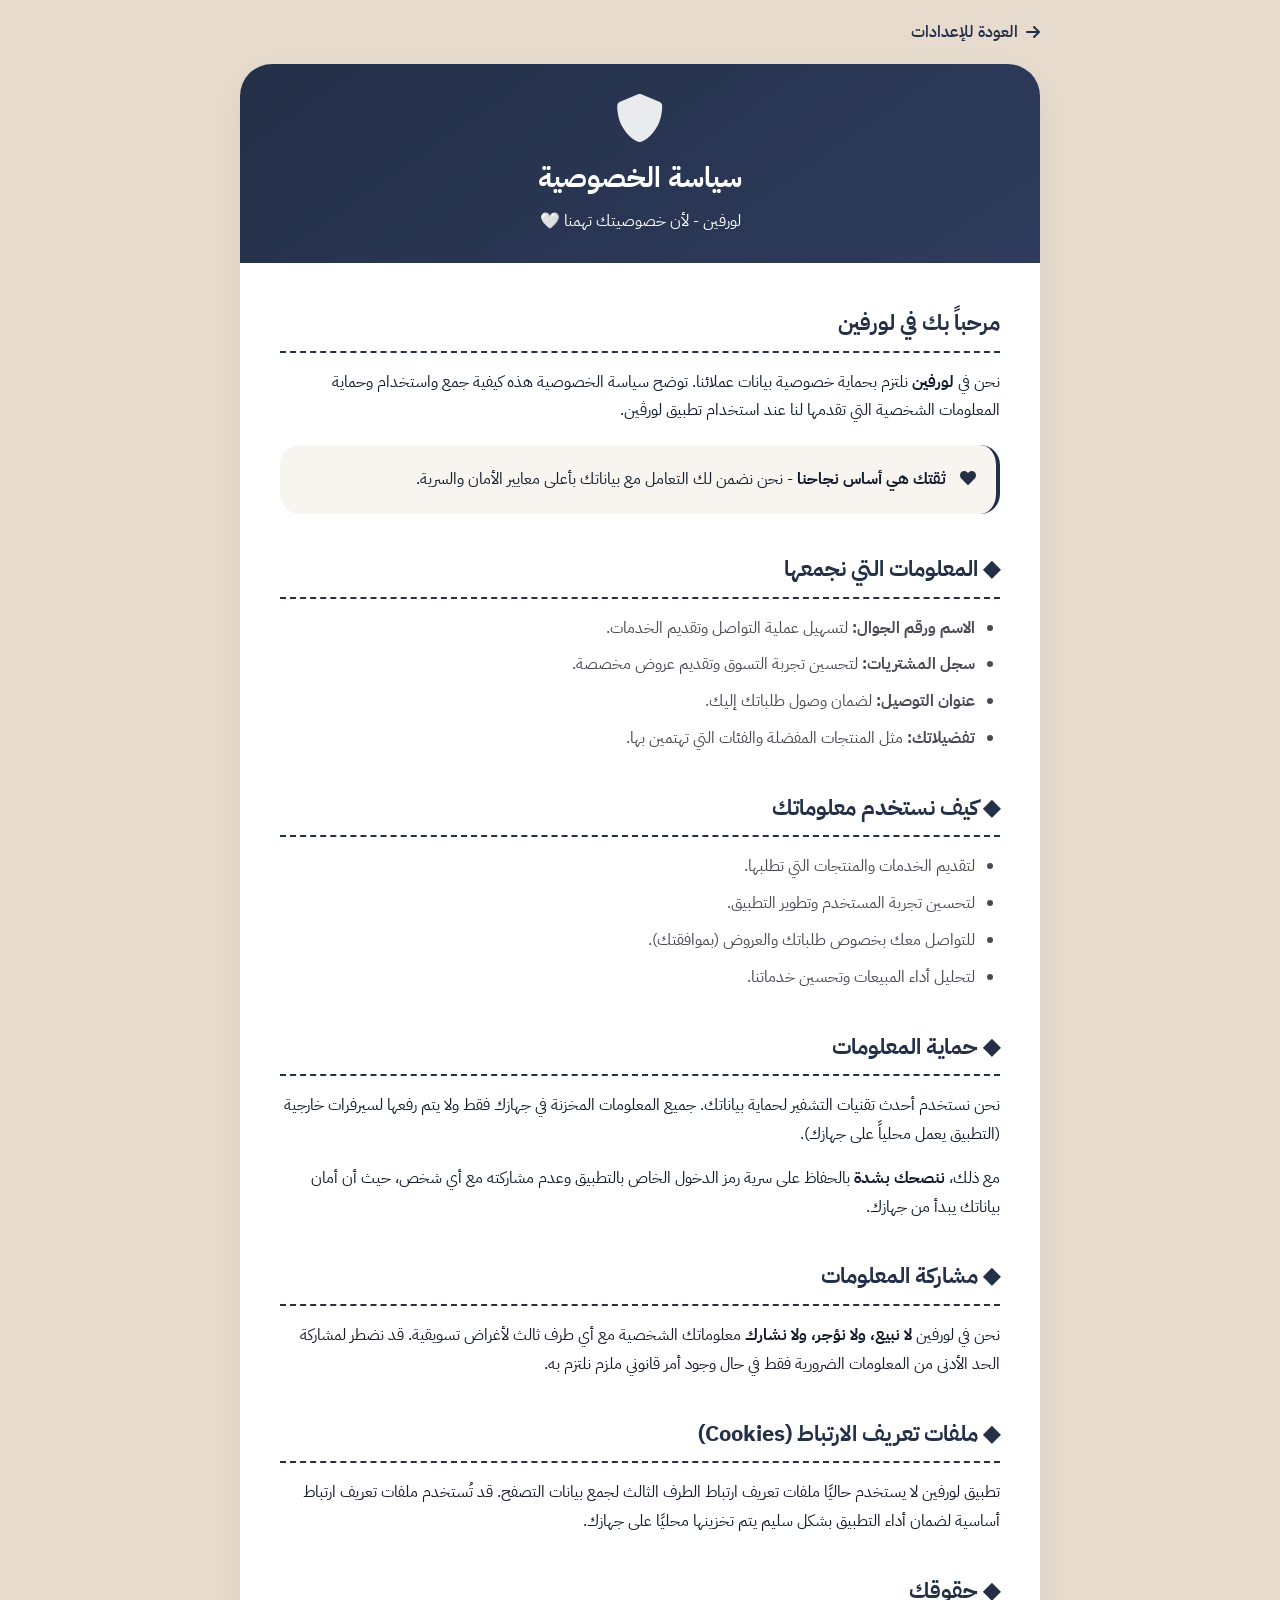
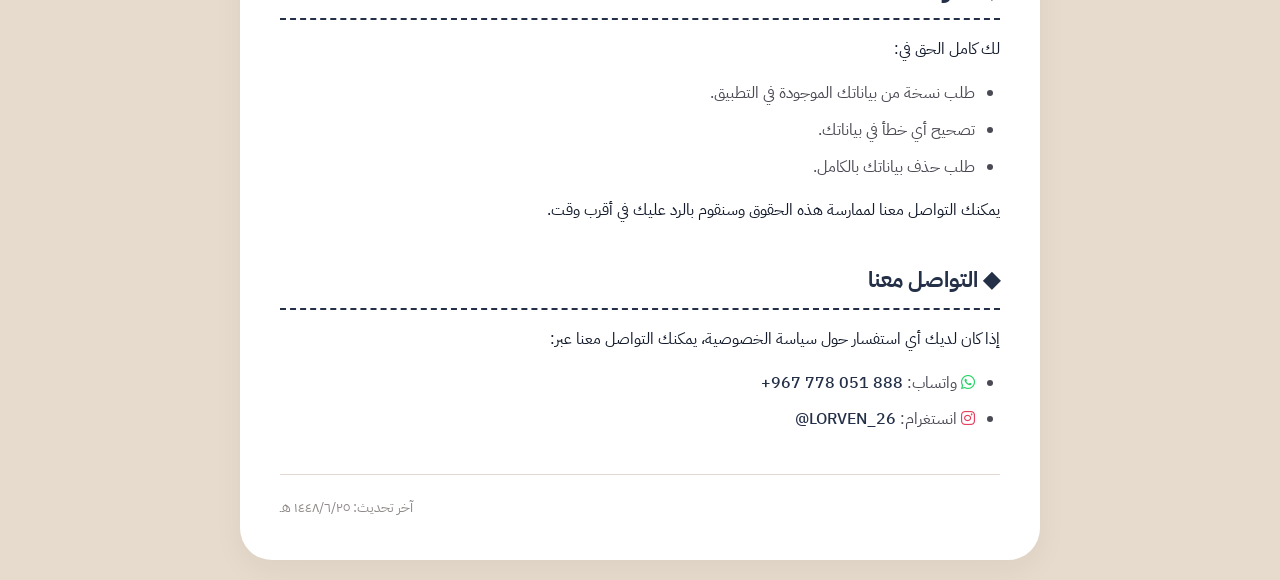
<file: privacy.html>
<!DOCTYPE html>
<html lang="ar" dir="rtl">
<head>
    <meta charset="UTF-8">
    <meta name="viewport" content="width=device-width, initial-scale=1.0">
    <title>لورفين - سياسة الخصوصية</title>
    <link rel="preconnect" href="https://fonts.googleapis.com">
    <link rel="preconnect" href="https://fonts.gstatic.com" crossorigin>
    <link href="https://fonts.googleapis.com/css2?family=IBM+Plex+Sans+Arabic:wght@300;400;500;600;700&display=swap" rel="stylesheet">
    <link rel="stylesheet" href="css/all.min.css">
    <style>
        * {
            margin: 0;
            padding: 0;
            box-sizing: border-box;
        }
        body {
            font-family: 'IBM Plex Sans Arabic', sans-serif;
            background: #E7DBCD;
            color: #121A2B;
            padding: 20px;
        }
        .policy-container {
            max-width: 800px;
            margin: 0 auto;
            background: white;
            border-radius: 32px;
            box-shadow: 0 10px 30px rgba(0,0,0,0.05);
            overflow: hidden;
        }
        .policy-header {
            background: linear-gradient(145deg, #243048, #2e3b5c);
            padding: 30px;
            text-align: center;
            color: white;
        }
        .policy-header h1 {
            font-size: 28px;
            margin-bottom: 10px;
        }
        .policy-header i {
            font-size: 48px;
            margin-bottom: 15px;
            opacity: 0.9;
        }
        .policy-content {
            padding: 40px;
            line-height: 1.8;
        }
        .policy-section {
            margin-bottom: 35px;
        }
        .policy-section h2 {
            color: #243048;
            font-size: 22px;
            margin-bottom: 15px;
            padding-bottom: 8px;
            border-bottom: 2px dashed #243048;
        }
        .policy-section h3 {
            font-size: 18px;
            margin: 20px 0 10px;
            color: #243048;
        }
        .policy-section ul {
            padding-right: 25px;
            margin: 15px 0;
        }
        .policy-section li {
            margin-bottom: 8px;
            color: #4A4A55;
        }
        .highlight-box {
            background: #F8F4F0;
            border-radius: 20px;
            padding: 20px;
            margin: 20px 0;
            border-right: 4px solid #243048;
        }
        .contact-link {
            color: #243048;
            text-decoration: none;
            font-weight: 500;
            transition: all 0.2s;
            direction: ltr;
            display: inline-block;
        }
        .contact-link:hover {
            color: #2e3b5c;
            text-decoration: underline;
            transform: translateX(-3px);
        }
        .last-updated {
            text-align: left;
            color: #8F8A88;
            font-size: 14px;
            margin-top: 40px;
            padding-top: 20px;
            border-top: 1px solid #E4D9D2;
        }
        .back-btn {
            display: inline-flex;
            align-items: center;
            gap: 8px;
            color: #243048;
            text-decoration: none;
            font-weight: 600;
            margin-bottom: 20px;
            transition: transform 0.2s;
        }
        .back-btn:hover {
            transform: translateX(-5px);
        }
        @media (max-width: 600px) {
            .policy-content {
                padding: 25px;
            }
        }
    </style>
</head>
<body>
    <div style="max-width: 800px; margin: 0 auto;">
        <a href="#" onclick="history.back(); return false;" class="back-btn">
            <i class="fas fa-arrow-right"></i> العودة للإعدادات
        </a>
        
        <div class="policy-container">
            <div class="policy-header">
                <i class="fas fa-shield-alt"></i>
                <h1>سياسة الخصوصية</h1>
                <p>لورفين - لأن خصوصيتك تهمنا 🤍</p>
            </div>
            
            <div class="policy-content">
                <div class="policy-section">
                    <h2>مرحباً بك في لورفين</h2>
                    <p>نحن في <strong>لورفين</strong> نلتزم بحماية خصوصية بيانات عملائنا. توضح سياسة الخصوصية هذه كيفية جمع واستخدام وحماية المعلومات الشخصية التي تقدمها لنا عند استخدام تطبيق لورڤين.</p>

                    
                    <div class="highlight-box">
                        <i class="fas fa-heart" style="color: #243048; margin-left: 10px;"></i>
                        <strong>ثقتك هي أساس نجاحنا</strong> - نحن نضمن لك التعامل مع بياناتك بأعلى معايير الأمان والسرية.
                    </div>
                </div>

                <div class="policy-section">
                    <h2>◆ المعلومات التي نجمعها</h2>
                    <ul>
                        <li><strong>الاسم ورقم الجوال:</strong> لتسهيل عملية التواصل وتقديم الخدمات.</li>
                        <li><strong>سجل المشتريات:</strong> لتحسين تجربة التسوق وتقديم عروض مخصصة.</li>
                        <li><strong>عنوان التوصيل:</strong> لضمان وصول طلباتك إليك.</li>
                        <li><strong>تفضيلاتك:</strong> مثل المنتجات المفضلة والفئات التي تهتمين بها.</li>
                    </ul>
                </div>

                <div class="policy-section">
                    <h2>◆ كيف نستخدم معلوماتك</h2>
                    <ul>
                        <li>لتقديم الخدمات والمنتجات التي تطلبها.</li>
                        <li>لتحسين تجربة المستخدم وتطوير التطبيق.</li>
                        <li>للتواصل معك بخصوص طلباتك والعروض (بموافقتك).</li>
                        <li>لتحليل أداء المبيعات وتحسين خدماتنا.</li>
                    </ul>
                </div>

                <div class="policy-section">
                    <h2>◆ حماية المعلومات</h2>
                    <p>نحن نستخدم أحدث تقنيات التشفير لحماية بياناتك. جميع المعلومات المخزنة في جهازك فقط ولا يتم رفعها لسيرفرات خارجية (التطبيق يعمل محلياً على جهازك).</p>
                    <p style="margin-top: 15px;">مع ذلك، <strong>ننصحك بشدة</strong> بالحفاظ على سرية رمز الدخول الخاص بالتطبيق وعدم مشاركته مع أي شخص، حيث أن أمان بياناتك يبدأ من جهازك.</p>
                </div>

                <div class="policy-section">
                    <h2>◆ مشاركة المعلومات</h2>
                    <p>نحن في لورفين <strong>لا نبيع، ولا نؤجر، ولا نشارك</strong> معلوماتك الشخصية مع أي طرف ثالث لأغراض تسويقية. قد نضطر لمشاركة الحد الأدنى من المعلومات الضرورية فقط في حال وجود أمر قانوني ملزم نلتزم به.</p>
                </div>

                <div class="policy-section">
                    <h2>◆ ملفات تعريف الارتباط (Cookies)</h2>
                    <p>تطبيق لورفين لا يستخدم حاليًا ملفات تعريف ارتباط الطرف الثالث لجمع بيانات التصفح. قد تُستخدم ملفات تعريف ارتباط أساسية لضمان أداء التطبيق بشكل سليم يتم تخزينها محليًا على جهازك.</p>
                </div>

                <div class="policy-section">
                    <h2>◆ حقوقك</h2>
                    <p>لك كامل الحق في:</p>
                    <ul>
                        <li>طلب نسخة من بياناتك الموجودة في التطبيق.</li>
                        <li>تصحيح أي خطأ في بياناتك.</li>
                        <li>طلب حذف بياناتك بالكامل.</li>
                    </ul>
                    <p>يمكنك التواصل معنا لممارسة هذه الحقوق وسنقوم بالرد عليك في أقرب وقت.</p>
                </div>

                <div class="policy-section">
                    <h2>◆ التواصل معنا</h2>
                    <p>إذا كان لديك أي استفسار حول سياسة الخصوصية، يمكنك التواصل معنا عبر:</p>
                    <ul>
                        <li>
                            <i class="fab fa-whatsapp" style="color: #25D366;"></i>
                            واتساب: 
                            <a href="https://wa.me/967778051888" target="_blank" class="contact-link" dir="ltr">+967 778 051 888</a>
                        </li>
                        <li>
                            <i class="fab fa-instagram" style="color: #E4405F;"></i>
                            انستغرام: 
                            <a href="https://instagram.com/LORVEN_26" target="_blank" class="contact-link">@LORVEN_26</a>
                        </li>
                    </ul>
                </div>

                <div class="last-updated">
                    آخر تحديث: <span id="currentDate"></span>
                </div>
            </div>
        </div>
    </div>

    <script>
        document.getElementById('currentDate').textContent = new Date().toLocaleDateString('ar-SA');
    </script>
</body>
</html>
</file>
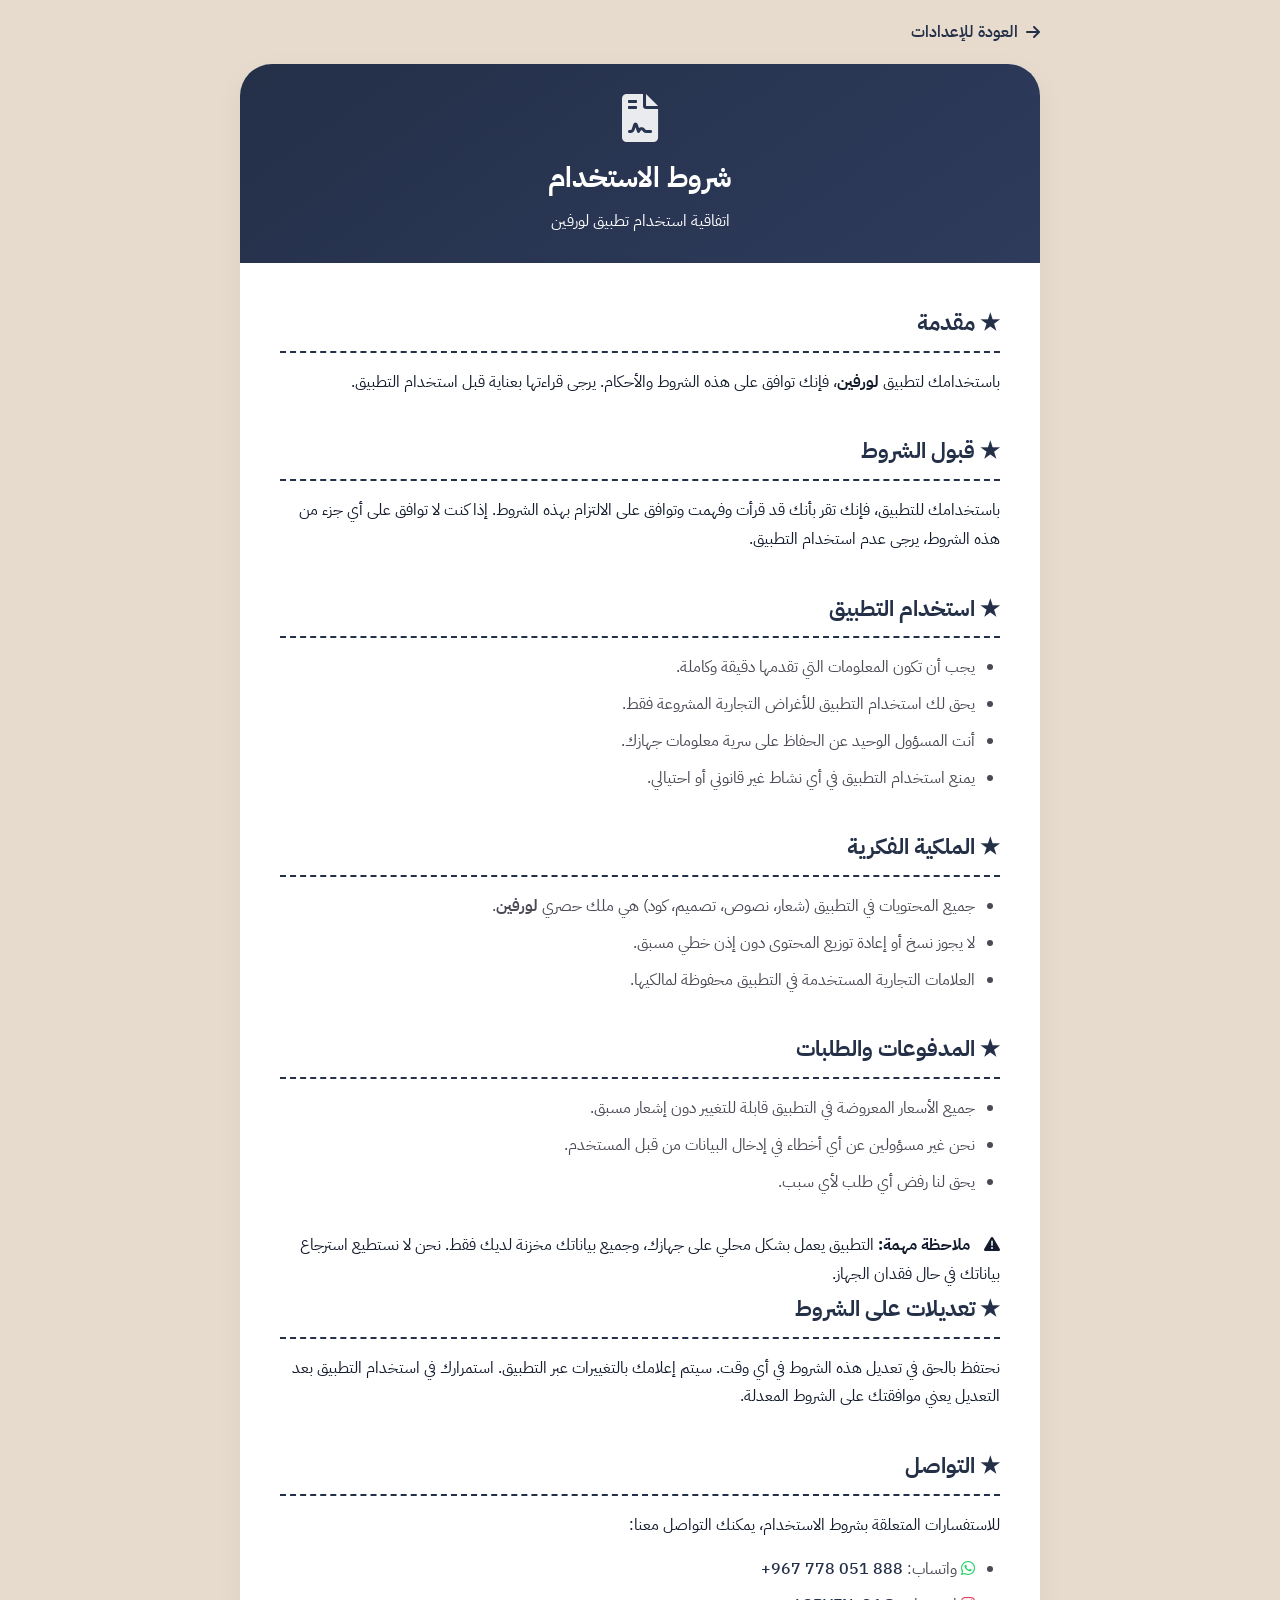
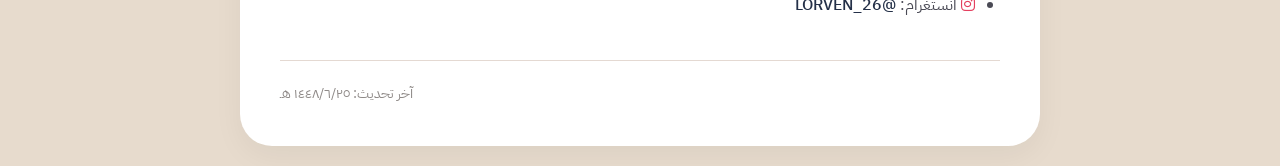
<file: terms.html>
<!DOCTYPE html>
<html lang="ar" dir="rtl">
<head>
    <meta charset="UTF-8">
    <meta name="viewport" content="width=device-width, initial-scale=1.0">
    <title>لورفين - شروط الاستخدام</title>

    <link rel="preconnect" href="https://fonts.googleapis.com">
    <link rel="preconnect" href="https://fonts.gstatic.com" crossorigin>
    <link href="https://fonts.googleapis.com/css2?family=IBM+Plex+Sans+Arabic:wght@300;400;500;600;700&display=swap" rel="stylesheet">
    <link rel="stylesheet" href="css/all.min.css">
    <style>
        * { margin: 0; padding: 0; box-sizing: border-box; }
        body {
            font-family: 'IBM Plex Sans Arabic', sans-serif;
            background: #E7DBCD;
            color: #121A2B;
            padding: 20px;
        }
        .page-container {
            max-width: 800px;
            margin: 0 auto;
            background: white;
            border-radius: 32px;
            box-shadow: 0 10px 30px rgba(0,0,0,0.05);
            overflow: hidden;
        }
        .page-header {
            background: linear-gradient(145deg, #243048, #2e3b5c);
            padding: 30px;
            text-align: center;
            color: white;
        }
        .page-header h1 { font-size: 28px; margin-bottom: 10px; }
        .page-header i { font-size: 48px; margin-bottom: 15px; opacity: 0.9; }
        .page-content { padding: 40px; line-height: 1.8; }
        .section { margin-bottom: 35px; }
        .section h2 {
            color: #243048;
            font-size: 22px;
            margin-bottom: 15px;
            padding-bottom: 8px;
            border-bottom: 2px dashed #243048;
        }
        .section h3 { font-size: 18px; margin: 20px 0 10px; color: #243048; }
        .section ul { padding-right: 25px; margin: 15px 0; }
        .section li { margin-bottom: 8px; color: #4A4A55; }
        .highlight-box {
            background: #FFF3E0;
            border-radius: 20px;
            padding: 20px;
            margin: 20px 0;
            border-right: 4px solid #243048;
        }
        .contact-link {
            color: #243048;
            text-decoration: none;
            font-weight: 500;
            transition: all 0.2s;
            display: inline-block;
        }
        .contact-link:hover { color: #2e3b5c; text-decoration: underline; }
        .last-updated {
            text-align: left;
            color: #8F8A88;
            font-size: 14px;
            margin-top: 40px;
            padding-top: 20px;
            border-top: 1px solid #E4D9D2;
        }
        .back-btn {
            display: inline-flex;
            align-items: center;
            gap: 8px;
            color: #243048;
            text-decoration: none;
            font-weight: 600;
            margin-bottom: 20px;
            transition: transform 0.2s;
        }
        .back-btn:hover { transform: translateX(-5px); }
        @media (max-width: 600px) { .page-content { padding: 25px; } }
    </style>
</head>
<body>
    <div style="max-width: 800px; margin: 0 auto;">
        <a href="#" onclick="history.back(); return false;" class="back-btn">
            <i class="fas fa-arrow-right"></i> العودة للإعدادات
        </a>
        <div class="page-container">
            <div class="page-header">
                <i class="fas fa-file-contract"></i>
                <h1>شروط الاستخدام</h1>
                
                <p>اتفاقية استخدام تطبيق لورفين</p>
            </div>
            <div class="page-content">
                <div class="section">
                    <h2>★ مقدمة</h2>
                    <p>باستخدامك لتطبيق <strong>لورفين</strong>، فإنك توافق على هذه الشروط والأحكام. يرجى قراءتها بعناية قبل استخدام التطبيق.</p>
                </div>
                <div class="section">
                    <h2>★ قبول الشروط</h2>
                    <p>باستخدامك للتطبيق، فإنك تقر بأنك قد قرأت وفهمت وتوافق على الالتزام بهذه الشروط. إذا كنت لا توافق على أي جزء من هذه الشروط، يرجى عدم استخدام التطبيق.</p>
                </div>
                <div class="section">
                    <h2>★ استخدام التطبيق</h2>
                    <ul>
                        <li>يجب أن تكون المعلومات التي تقدمها دقيقة وكاملة.</li>
                        <li>يحق لك استخدام التطبيق للأغراض التجارية المشروعة فقط.</li>
                        <li>أنت المسؤول الوحيد عن الحفاظ على سرية معلومات جهازك.</li>
                        <li>يمنع استخدام التطبيق في أي نشاط غير قانوني أو احتيالي.</li>
                    </ul>
                </div>
                <div class="section">
                    <h2>★ الملكية الفكرية</h2>
                    <ul>
                        <li>جميع المحتويات في التطبيق (شعار، نصوص، تصميم، كود) هي ملك حصري <strong>لورفين</strong>.</li>
                        <li>لا يجوز نسخ أو إعادة توزيع المحتوى دون إذن خطي مسبق.</li>
                        <li>العلامات التجارية المستخدمة في التطبيق محفوظة لمالكيها.</li>
                    </ul>
                </div>
                <div class="section">
                    <h2>★ المدفوعات والطلبات</h2>
                    <ul>
                        <li>جميع الأسعار المعروضة في التطبيق قابلة للتغيير دون إشعار مسبق.</li>
                        <li>نحن غير مسؤولين عن أي أخطاء في إدخال البيانات من قبل المستخدم.</li>
                        <li>يحق لنا رفض أي طلب لأي سبب.</li>
                    </ul>
                </div>


                <div class="important-note">
                    <i class="fas fa-exclamation-triangle" style="color: #121A2B; margin-left: 10px;"></i>
                    <strong>ملاحظة مهمة:</strong> التطبيق يعمل بشكل محلي على جهازك، وجميع بياناتك مخزنة لديك فقط. نحن لا نستطيع استرجاع بياناتك في حال فقدان الجهاز.
                </div>
                <div class="section">
                    <h2>★ تعديلات على الشروط</h2>
                    <p>نحتفظ بالحق في تعديل هذه الشروط في أي وقت. سيتم إعلامك بالتغييرات عبر التطبيق. استمرارك في استخدام التطبيق بعد التعديل يعني موافقتك على الشروط المعدلة.</p>
                </div>
                <div class="section">
                    <h2>★ التواصل</h2>
                    <p>للاستفسارات المتعلقة بشروط الاستخدام، يمكنك التواصل معنا:</p>
                    <ul>
                        <li>
                            <i class="fab fa-whatsapp" style="color: #25D366;"></i> واتساب: 
                            <a href="https://wa.me/967778051888" target="_blank" class="contact-link" dir="ltr">+967 778 051 888</a>
                        </li>
                        <li>
                            <i class="fab fa-instagram" style="color: #E4405F;"></i> انستغرام: 
                            <a href="https://instagram.com/LORVEN_26" target="_blank" class="contact-link">@LORVEN_26</a>
                        </li>
                    </ul>
                </div>
                <div class="last-updated">آخر تحديث: <span id="currentDate"></span></div>
            </div>
        </div>
    </div>
    <script>
        document.getElementById('currentDate').textContent = new Date().toLocaleDateString('ar-SA');
    </script>
</body>
</html>
</file>
